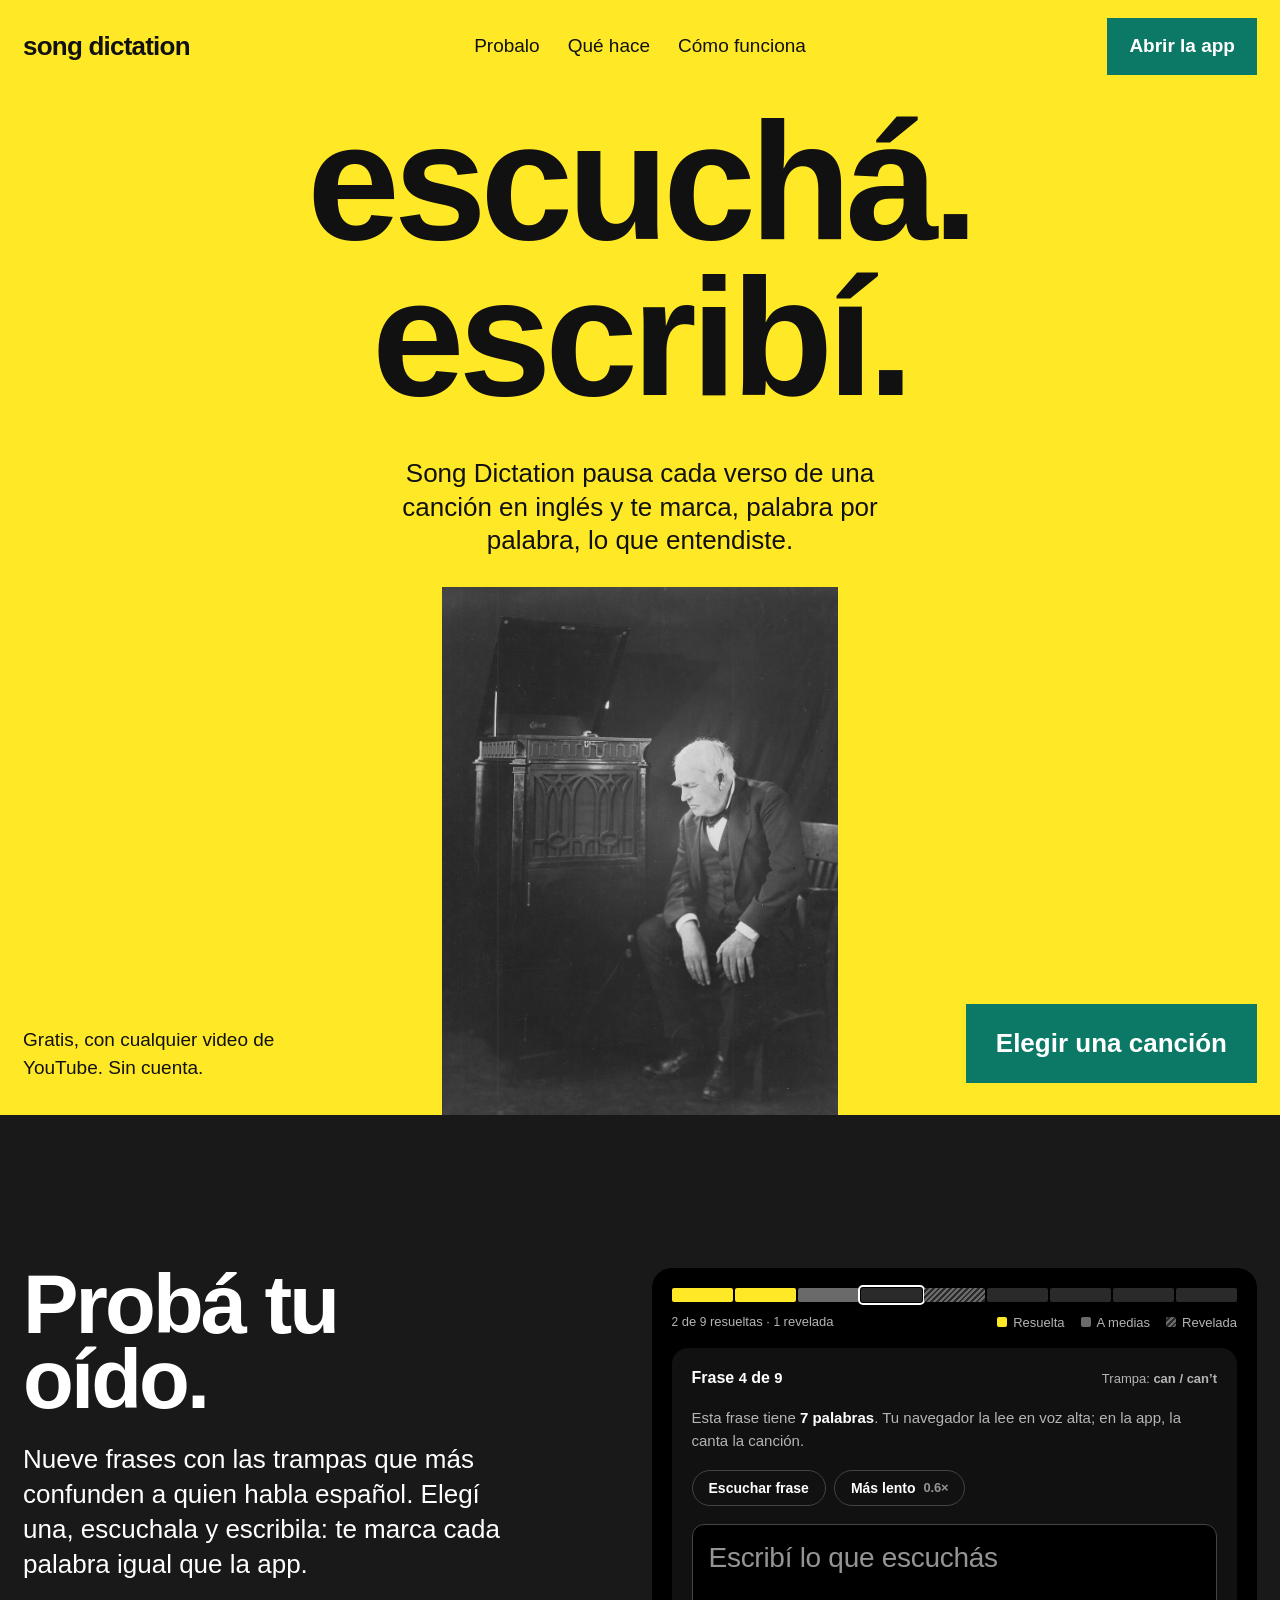
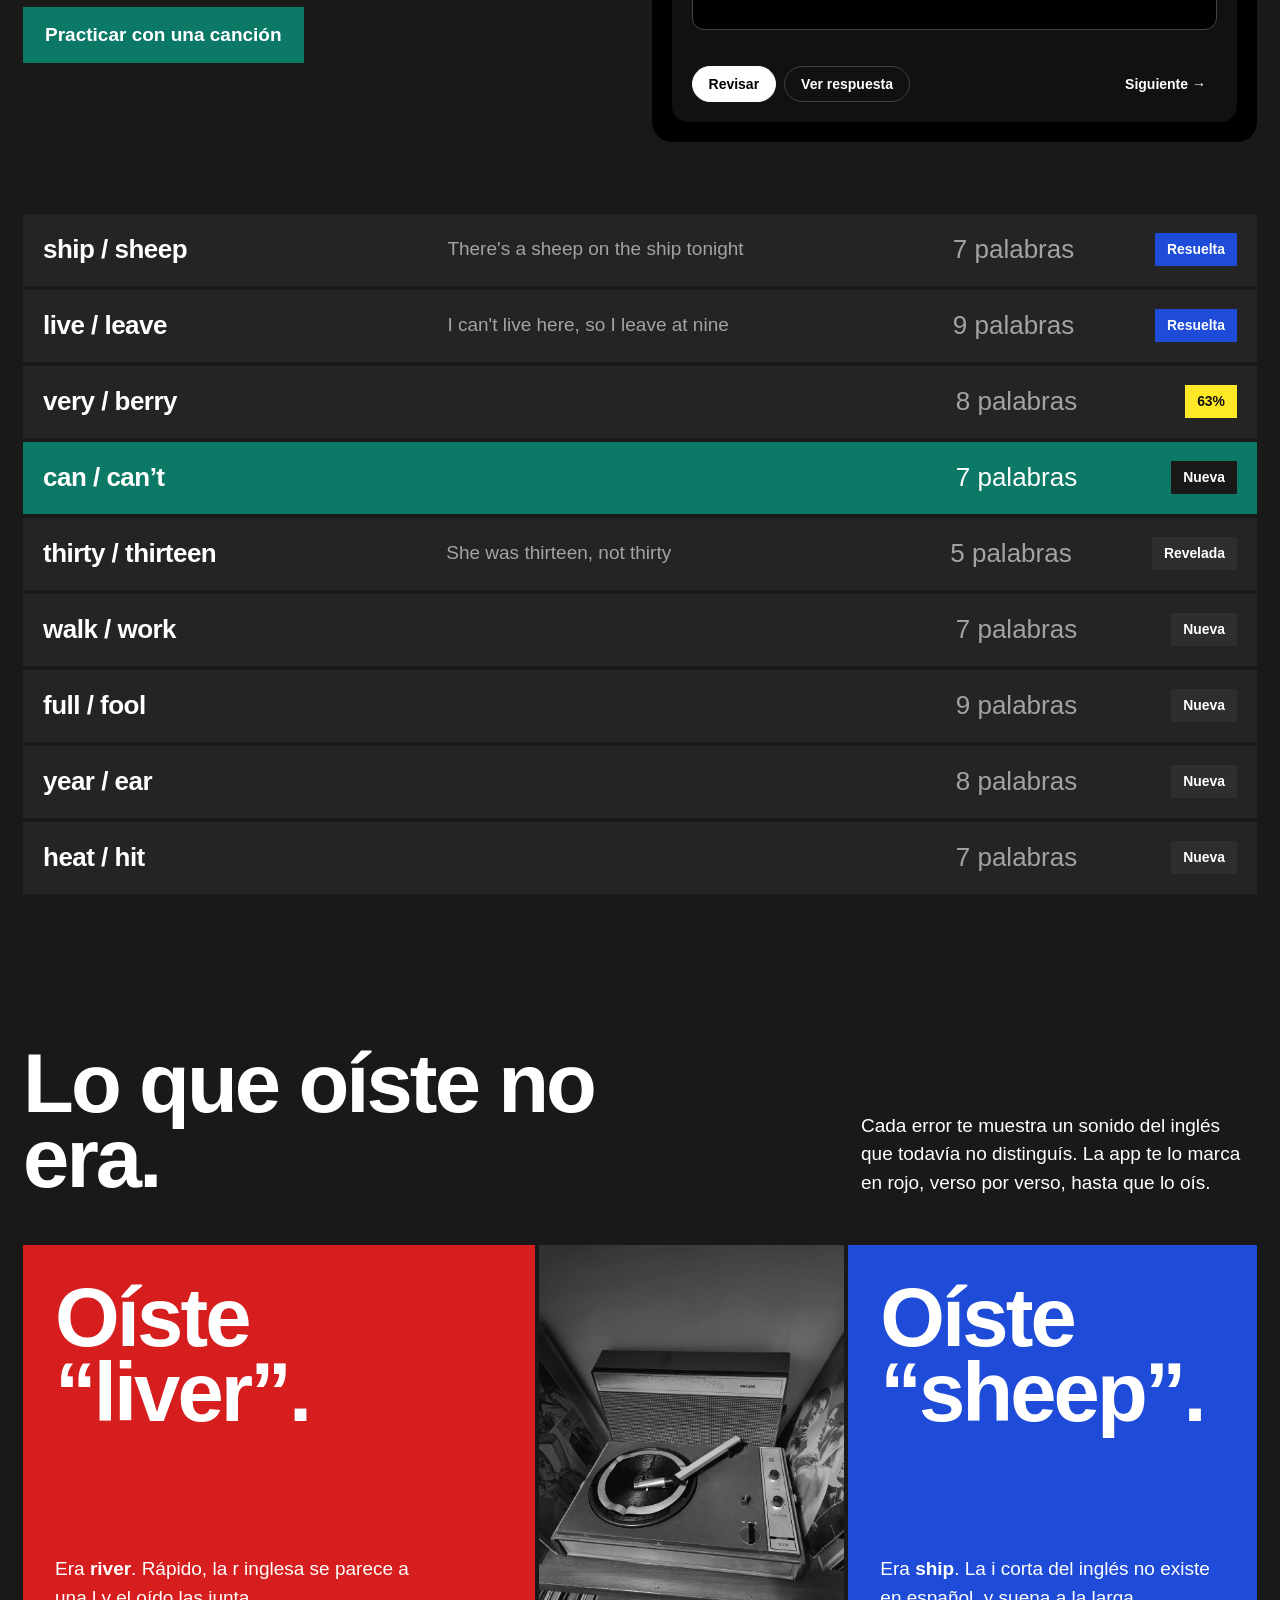
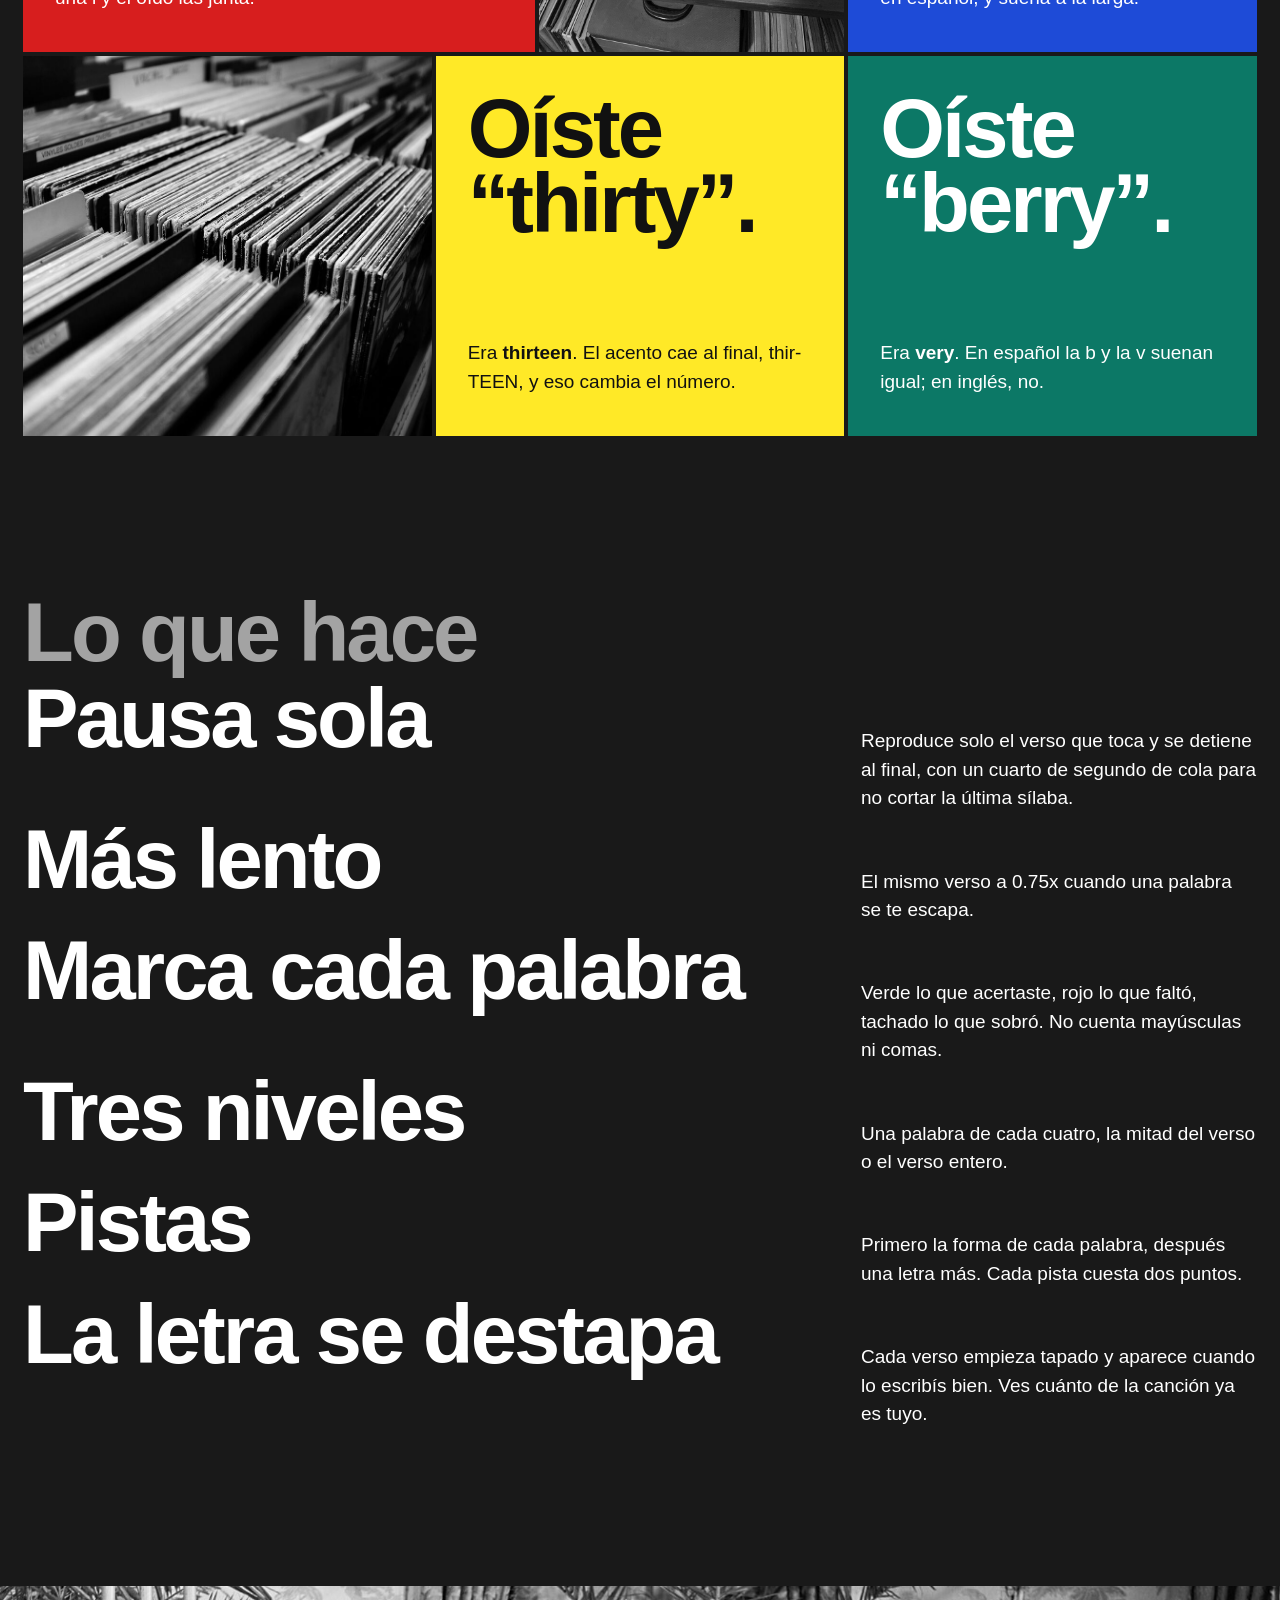
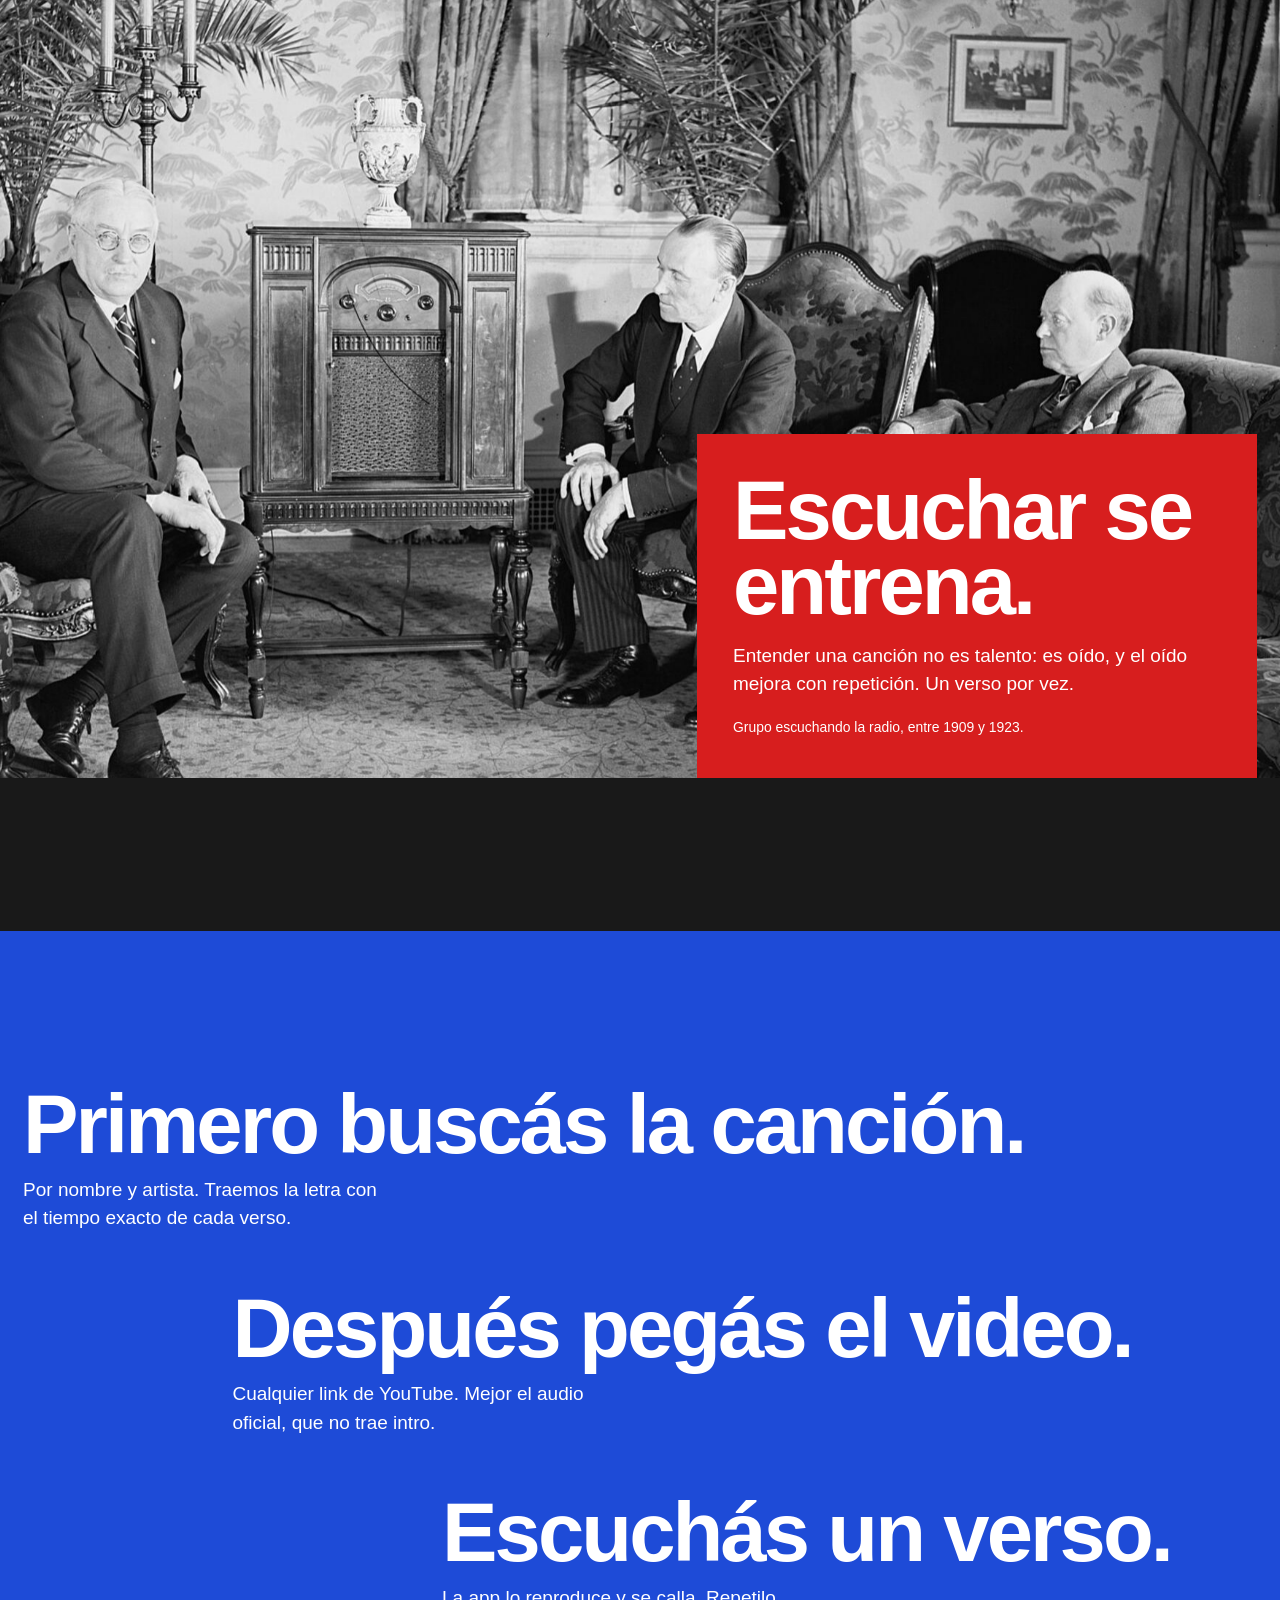
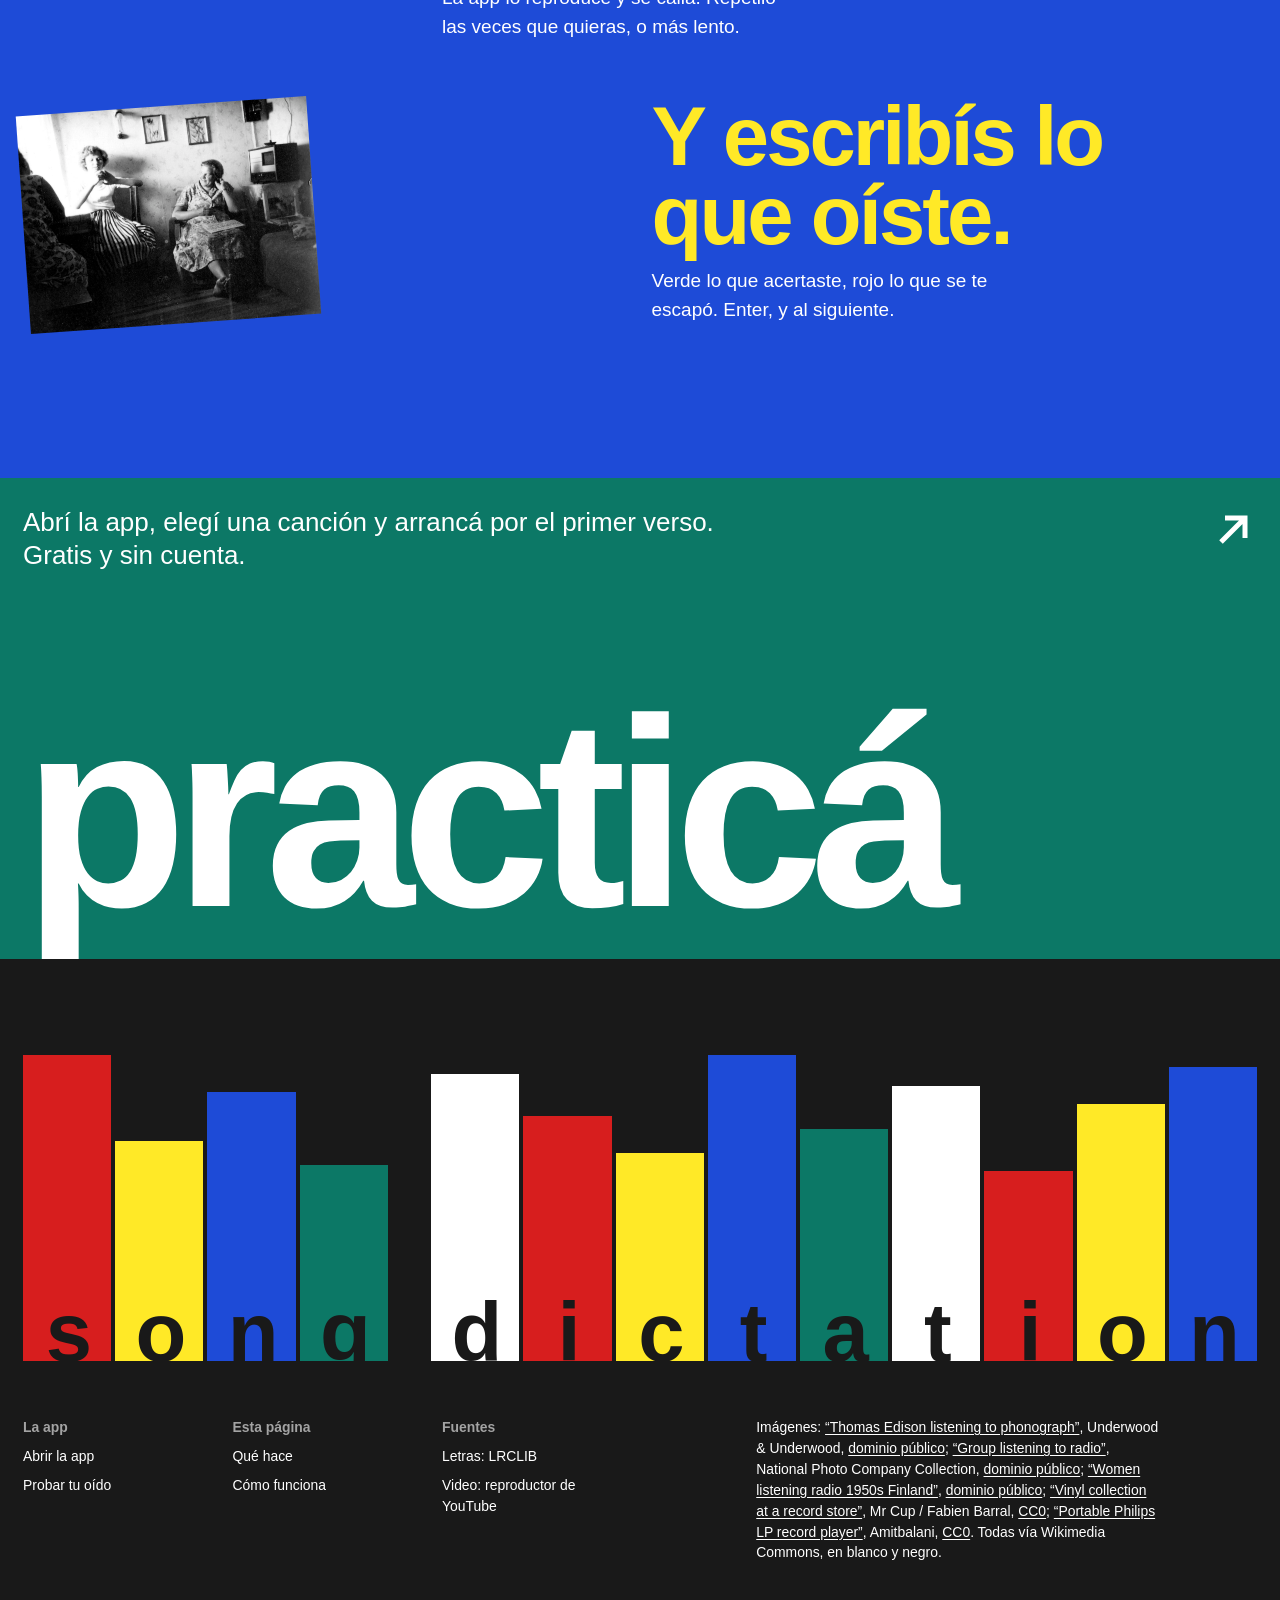
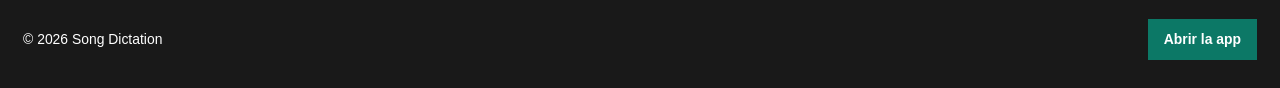
<file: index.html>
<!doctype html>
<html lang="es">
<head>
  <meta charset="utf-8">
  <meta name="viewport" content="width=device-width, initial-scale=1">
  <title>Song Dictation — escuchá un verso, escribí lo que oís</title>
  <meta name="description" content="Song Dictation pausa cada verso de una canción en inglés y te marca, palabra por palabra, lo que entendiste. Gratis, con cualquier video de YouTube.">
  <script>
    // Los links compartidos de la app (?lrc=…&v=…) siguen funcionando
    if (location.search.includes('lrc=')) location.replace('app.html' + location.search);
    document.documentElement.classList.add('js');
  </script>
  <link rel="icon" href="data:image/svg+xml,<svg xmlns=%22http://www.w3.org/2000/svg%22 viewBox=%220 0 32 32%22><rect width=%2232%22 height=%2232%22 fill=%22%23ffe927%22/><rect x=%226%22 y=%2219%22 width=%2220%22 height=%225%22 fill=%22%23191919%22/></svg>">
  <link rel="preconnect" href="https://api.fontshare.com">
  <link rel="preconnect" href="https://cdn.fontshare.com" crossorigin>
  <link href="https://api.fontshare.com/v2/css?f[]=cabinet-grotesk@400,500,700,800&display=swap" rel="stylesheet">
  <link rel="stylesheet" href="ui.css">
  <link rel="stylesheet" href="landing.css">
</head>
<body>
  <header class="nav">
    <a class="wordmark" href="./">song dictation</a>
    <nav class="nav-links" aria-label="Secciones">
      <a href="#probar">Probalo</a>
      <a href="#hace">Qué hace</a>
      <a href="#como">Cómo funciona</a>
    </nav>
    <a class="btn" href="app.html">Abrir la app</a>
  </header>

  <main>
    <!-- Hero: titular gritado, foto que sube -->
    <section class="hero">
      <h1 class="shout" aria-label="Escuchá. Escribí.">
        <span class="line"><span>escuchá.</span></span>
        <span class="line"><span>escribí.</span></span>
      </h1>
      <p class="hero-sentence">Song Dictation pausa cada verso de una canción en inglés y te marca, palabra por palabra, lo que entendiste.</p>
      <figure class="hero-photo">
        <img src="assets/edison.jpg" width="1100" height="1302" alt="Un hombre mayor sentado junto a un fonógrafo, con la cabeza inclinada, escuchando con atención">
      </figure>
      <p class="hero-fact">Gratis, con cualquier video de YouTube. Sin cuenta.</p>
      <a class="btn big hero-action" href="app.html">Elegir una canción</a>
    </section>

    <!-- Showcase: la hoja de letra como tablero de salidas; la fila abierta es el ejercicio -->
    <section class="board-section" id="probar" aria-labelledby="board-title">
      <div class="try-top">
        <div class="try-copy" data-reveal>
          <h2 id="board-title">Probá tu oído.</h2>
          <p>Nueve frases con las trampas que más confunden a quien habla español. Elegí una, escuchala y escribila: te marca cada palabra igual que la app.</p>
          <a class="btn" href="app.html">Practicar con una canción</a>
        </div>

        <!-- Recorte real de la app: la tira de la canción y el panel del verso, a tamaño real -->
        <div class="app-crop ui" id="frame" data-ui>
          <div class="ui-strip" id="frag-strip" aria-label="Progreso de las nueve frases"></div>
          <div class="crop-legend">
            <p class="ui-meta" id="frag-summary"></p>
            <div class="ui-legend">
              <span><i class="done"></i>Resuelta</span>
              <span><i class="partial"></i>A medias</span>
              <span><i class="revealed"></i>Revelada</span>
            </div>
          </div>
          <form class="ui-card ui-stage" id="frag-form" autocomplete="off">
            <div class="ui-stage-head">
              <h3 class="ui-card-title" id="frag-verse">Frase <span class="num" id="frag-num">4</span> de <span class="num">9</span></h3>
              <span class="ui-meta">Trampa: <b id="frag-pair">can / can’t</b></span>
            </div>
            <p class="finding" id="frag-finding"></p>
            <div class="ui-listen">
              <button type="button" class="ui-btn" id="frag-listen">Escuchar frase</button>
              <button type="button" class="ui-btn" id="frag-slow">Más lento <span class="num ui-faint">0.6×</span></button>
            </div>
            <label class="sr-only" for="frag-input">Lo que escuchaste</label>
            <textarea id="frag-input" class="ui-verse" rows="2" placeholder="Escribí lo que escuchás" spellcheck="false" autocapitalize="off"></textarea>
            <div id="frag-feedback" aria-live="polite"></div>
            <div class="ui-actions">
              <button type="submit" class="ui-btn primary">Revisar</button>
              <button type="button" class="ui-btn" id="frag-reveal">Ver respuesta</button>
              <span class="spacer"></span>
              <button type="button" class="ui-btn text" id="frag-next">Siguiente →</button>
            </div>
          </form>
        </div>
      </div>

      <!-- Las frases como tablero, a escala de página -->
      <ol class="board" id="board" aria-label="Las nueve frases"></ol>
      <noscript><p class="board-fallback">Esta prueba necesita JavaScript. En la <a href="app.html">app</a> practicás con el video real.</p></noscript>
    </section>

    <!-- El error es la lección -->
    <section class="misheard" aria-labelledby="misheard-title">
      <div class="misheard-head" data-reveal>
        <h2 id="misheard-title">Lo que oíste no era.</h2>
        <p>Cada error te muestra un sonido del inglés que todavía no distinguís. La app te lo marca en rojo, verso por verso, hasta que lo oís.</p>
      </div>
      <div class="panels" data-reveal>
        <article class="panel red w5">
          <h3>Oíste “liver”.</h3>
          <p>Era <b>river</b>. Rápido, la r inglesa se parece a una l y el oído las junta.</p>
        </article>
        <figure class="panel photo w3">
          <img src="assets/record-player.jpg" width="900" height="1200" loading="lazy" alt="Un tocadiscos portátil gris con un disco puesto, en un estante">
        </figure>
        <article class="panel blue w4">
          <h3>Oíste “sheep”.</h3>
          <p>Era <b>ship</b>. La i corta del inglés no existe en español, y suena a la larga.</p>
        </article>
        <figure class="panel photo w4">
          <img src="assets/records.jpg" width="1200" height="797" loading="lazy" alt="Cajones de discos de vinilo en una disquería">
        </figure>
        <article class="panel yellow w4">
          <h3>Oíste “thirty”.</h3>
          <p>Era <b>thirteen</b>. El acento cae al final, thir-TEEN, y eso cambia el número.</p>
        </article>
        <article class="panel teal w4">
          <h3>Oíste “berry”.</h3>
          <p>Era <b>very</b>. En español la b y la v suenan igual; en inglés, no.</p>
        </article>
      </div>
    </section>

    <!-- Qué hace: capacidades a escala de cartel -->
    <section class="does" id="hace" aria-labelledby="does-title">
      <ul class="does-list" data-reveal>
        <li class="does-title"><h2 id="does-title">Lo que hace</h2></li>
        <li><h3>Pausa sola</h3><p>Reproduce solo el verso que toca y se detiene al final, con un cuarto de segundo de cola para no cortar la última sílaba.</p></li>
        <li><h3>Más lento</h3><p>El mismo verso a 0.75x cuando una palabra se te escapa.</p></li>
        <li><h3>Marca cada palabra</h3><p>Verde lo que acertaste, rojo lo que faltó, tachado lo que sobró. No cuenta mayúsculas ni comas.</p></li>
        <li><h3>Tres niveles</h3><p>Una palabra de cada cuatro, la mitad del verso o el verso entero.</p></li>
        <li><h3>Pistas</h3><p>Primero la forma de cada palabra, después una letra más. Cada pista cuesta dos puntos.</p></li>
        <li><h3>La letra se destapa</h3><p>Cada verso empieza tapado y aparece cuando lo escribís bien. Ves cuánto de la canción ya es tuyo.</p></li>
      </ul>
    </section>

    <!-- Foto a sangre con bloque de leyenda -->
    <section class="band" aria-labelledby="band-title">
      <div class="band-photo">
        <img src="assets/radio-group.jpg" width="2000" height="1604" loading="lazy" alt="Tres hombres de traje sentados en una sala, escuchando en silencio una radio de mueble">
      </div>
      <div class="band-caption" data-reveal>
        <h2 id="band-title">Escuchar se entrena.</h2>
        <p>Entender una canción no es talento: es oído, y el oído mejora con repetición. Un verso por vez.</p>
        <p class="small">Grupo escuchando la radio, entre 1909 y 1923.</p>
      </div>
    </section>

    <!-- Cómo funciona: líneas en escalera -->
    <section class="steps" id="como" aria-labelledby="steps-title">
      <ol class="stair" data-reveal>
        <li class="s1"><h2 id="steps-title">Primero buscás la canción.</h2><p>Por nombre y artista. Traemos la letra con el tiempo exacto de cada verso.</p></li>
        <li class="s2"><h3>Después pegás el video.</h3><p>Cualquier link de YouTube. Mejor el audio oficial, que no trae intro.</p></li>
        <li class="s3"><h3>Escuchás un verso.</h3><p>La app lo reproduce y se calla. Repetilo las veces que quieras, o más lento.</p></li>
        <li class="s4"><h3>Y escribís lo que oíste.</h3><p>Verde lo que acertaste, rojo lo que se te escapó. Enter, y al siguiente.</p></li>
      </ol>
      <figure class="cutout" data-reveal>
        <img src="assets/radio-women.jpg" width="1100" height="1056" loading="lazy" alt="Dos mujeres sentadas en una sala de los años cincuenta escuchando la radio">
      </figure>
    </section>

    <!-- CTA: una palabra es el botón -->
    <a class="cta" href="app.html">
      <span class="cta-top">
        <span class="cta-note">Abrí la app, elegí una canción y arrancá por el primer verso. Gratis y sin cuenta.</span>
        <svg class="cta-arrow" viewBox="0 0 48 48" width="48" height="48" aria-hidden="true"><path d="M12 36 36 12M16 12h20v20" fill="none" stroke="currentColor" stroke-width="5"/></svg>
      </span>
      <span class="cta-word">practicá</span>
    </a>
  </main>

  <!-- Footer: el nombre construido con bloques -->
  <footer class="foot">
    <div class="blocks" aria-label="song dictation" role="img"></div>
    <div class="foot-cols">
      <div><h2>La app</h2><a href="app.html">Abrir la app</a><a href="#probar">Probar tu oído</a></div>
      <div><h2>Esta página</h2><a href="#hace">Qué hace</a><a href="#como">Cómo funciona</a></div>
      <div><h2>Fuentes</h2><a href="https://lrclib.net" target="_blank" rel="noopener">Letras: LRCLIB</a><a href="https://developers.google.com/youtube/iframe_api_reference" target="_blank" rel="noopener">Video: reproductor de YouTube</a></div>
      <p class="credits">Imágenes: <a href="https://commons.wikimedia.org/wiki/File:Thomas_Edison_listening_to_phonograph._(54ba9d1e9ee749f9ae56518fa526d787).jpg">“Thomas Edison listening to phonograph”</a>, Underwood &amp; Underwood, <a href="https://creativecommons.org/publicdomain/mark/1.0/">dominio público</a>; <a href="https://commons.wikimedia.org/wiki/File:Group_listening_to_radio_LCCN2016820418.jpg">“Group listening to radio”</a>, National Photo Company Collection, <a href="https://creativecommons.org/publicdomain/mark/1.0/">dominio público</a>; <a href="https://commons.wikimedia.org/wiki/File:Women_listening_radio_1950s_Finland.jpg">“Women listening radio 1950s Finland”</a>, <a href="https://creativecommons.org/publicdomain/mark/1.0/">dominio público</a>; <a href="https://commons.wikimedia.org/wiki/File:Vinyl_collection_at_a_record_store_(Unsplash).jpg">“Vinyl collection at a record store”</a>, Mr Cup / Fabien Barral, <a href="https://creativecommons.org/publicdomain/zero/1.0/deed.en">CC0</a>; <a href="https://commons.wikimedia.org/wiki/File:Portable_Philips_LP-_record_player.jpg">“Portable Philips LP record player”</a>, Amitbalani, <a href="https://creativecommons.org/publicdomain/zero/1.0/deed.en">CC0</a>. Todas vía Wikimedia Commons, en blanco y negro.</p>
    </div>
    <div class="foot-last">
      <p>© 2026 Song Dictation</p>
      <a class="btn small" href="app.html">Abrir la app</a>
    </div>
  </footer>

  <script src="landing.js"></script>
</body>
</html>
</file>
<file: ui.css>
/*
  Componentes de la app, compartidos con la landing (fragmentos data-ui).
  Estilo: True-black flat (taste-skill --app, seed 1749867252), con la marca de la landing:
  - elevación solo por luminosidad: #000 fondo, #111 tarjeta, #2a2a2a panel anidado; sin sombras
  - el primario es una píldora blanca invertida; el acento nunca toca botones, tabs ni nav
  - un solo tono de datos: el amarillo de la marca, en los versos resueltos y el verso actual
  - verde azulado (bien) y rojo (falta) de la marca, aclarados para 4.5:1 sobre negro
  - Cabinet Grotesk para el texto; JetBrains Mono solo para las cifras (Cabinet no tiene tabulares)
*/
.ui {
  --ground: #000000;
  --surface: #111111;
  --raised: #2a2a2a;
  --active: #222222;
  --border: #1a1a1a;
  --rule: #1f1f1f;
  --control: #444444;
  --text: #ffffff;
  --muted: #b4b4b4;
  --faint: #949494;
  --primary: #ffffff;
  --primary-ink: #000000;
  --accent: #ffe927;
  --positive: #3cc9a8;  --pill-positive-bg: #0f2a23;  --pill-positive-ink: #3cc9a8;
  --negative: #ff6b5e;  --pill-negative-bg: #2e1412;  --pill-negative-ink: #ff6b5e;

  --font: "Cabinet Grotesk", "Helvetica Neue", Arial, sans-serif;
  --font-num: "JetBrains Mono", ui-monospace, monospace;
  --fs-title: 20px;  --fs-section: 16px;  --fs-kpi: 24px;  --fs-body: 15px;  --fs-small: 13px;  --fs-verse: 28px;

  --radius-card: 16px;  --radius-panel: 12px;  --radius-pill: 999px;
  --gap: 16px;  --card-pad: 20px;
  --control-height: 36px;  --row-height: 44px;
  --ease: cubic-bezier(0.2, 0, 0, 1);
}

.ui { background: var(--ground); color: var(--text); font: 400 var(--fs-body)/1.5 var(--font); font-variant-numeric: tabular-nums; }
.ui .num { font-family: var(--font-num); font-variant-numeric: tabular-nums; font-size: 0.92em; letter-spacing: -0.01em; }
.ui-card { background: var(--surface); border-radius: var(--radius-card); padding: var(--card-pad); min-width: 0; }
.ui-card-head { display: flex; justify-content: space-between; align-items: baseline; gap: 12px; margin-bottom: 14px; }
.ui-card-title { margin: 0; font-size: var(--fs-section); font-weight: 600; letter-spacing: 0; line-height: 1.3; }
.ui-meta { color: var(--muted); font-size: var(--fs-small); }
.ui-faint { color: var(--faint); }

/* ---------- Controles: una altura, píldoras ---------- */
.ui-btn {
  display: inline-flex; align-items: center; justify-content: center; gap: 8px;
  height: var(--control-height); padding: 0 16px;
  border-radius: var(--radius-pill);
  font: 600 14px/1 var(--font);
  text-decoration: none; white-space: nowrap;
  cursor: pointer;
  border: 1px solid var(--control); background: transparent; color: var(--text);
  transition: background 120ms var(--ease), border-color 120ms var(--ease), transform 120ms var(--ease);
}
.ui-btn:hover { border-color: var(--faint); background: var(--active); }
.ui-btn:active { transform: scale(0.97); }
.ui-btn:focus-visible { outline: 2px solid var(--text); outline-offset: 2px; }
.ui-btn.primary { background: var(--primary); color: var(--primary-ink); border-color: var(--primary); }
.ui-btn.primary:hover { background: #e6e6e6; }
.ui-btn.text { border-color: transparent; padding: 0 10px; }
.ui-btn.text:hover { background: var(--active); }
.ui-btn:disabled { color: var(--faint); border-color: var(--raised); cursor: not-allowed; background: transparent; transform: none; }
.ui-btn .cost { font: 500 12px var(--font-num); color: var(--faint); }
.ui-btn.primary .cost { color: #555; }

.ui-input {
  height: 40px; width: 100%;
  padding: 0 14px;
  background: var(--ground); color: var(--text);
  border: 1px solid var(--control); border-radius: var(--radius-panel);
  font: 400 var(--fs-body) var(--font);
}
.ui-input::placeholder { color: var(--faint); }
.ui-input:focus { outline: none; border-color: var(--text); }
.ui-label { display: block; font-size: 14px; font-weight: 500; margin: 0 0 8px; }

kbd.ui-kbd { font: 500 12px var(--font-num); color: var(--faint); border: 1px solid var(--control); border-radius: 4px; padding: 0 5px; }

/* ---------- Pastillas de estado: tono pálido, texto del mismo tono ---------- */
.ui-pill {
  flex: none; display: inline-flex; align-items: center;
  height: 22px; padding: 0 9px;
  border-radius: var(--radius-pill);
  font-size: 12px; font-weight: 500; white-space: nowrap;
  background: var(--raised); color: var(--muted);
}
.ui-pill.pos { background: var(--pill-positive-bg); color: var(--pill-positive-ink); }
.ui-pill.neg { background: var(--pill-negative-bg); color: var(--pill-negative-ink); }

/* ---------- Tira de versos: la canción entera, un segmento por verso ---------- */
.ui-strip { display: flex; gap: 2px; height: 14px; }
.ui-strip button {
  flex: 1; min-width: 3px; padding: 0; border: 0; border-radius: 2px;
  background: var(--raised); cursor: pointer;
  transition: transform 120ms var(--ease);
}
.ui-strip button:hover { transform: scaleY(1.35); }
.ui-strip .done { background: var(--accent); }
.ui-strip .partial { background: #6a6a6a; }
.ui-strip .revealed { background: repeating-linear-gradient(135deg, #6a6a6a 0 2px, var(--raised) 2px 4px); } /* taste-skill-ignore: rayado de la marca "revelado", no un degradado */
.ui-strip .current { outline: 2px solid var(--text); outline-offset: 1px; }
.ui-legend { display: flex; gap: 16px; flex-wrap: wrap; font-size: var(--fs-small); color: var(--muted); }
.ui-legend span { display: inline-flex; align-items: center; gap: 6px; }
.ui-legend i { width: 10px; height: 10px; border-radius: 2px; background: var(--raised); display: inline-block; }
.ui-legend i.done { background: var(--accent); }
.ui-legend i.partial { background: #6a6a6a; }
.ui-legend i.revealed { background: repeating-linear-gradient(135deg, #6a6a6a 0 2px, var(--raised) 2px 4px); } /* taste-skill-ignore: misma marca que en la tira */

/* ---------- Escenario: el verso que toca ---------- */
.ui-stage { display: flex; flex-direction: column; gap: 18px; }
.ui-stage-head { display: flex; justify-content: space-between; align-items: baseline; gap: 12px; }
.ui-listen { display: flex; align-items: center; gap: 8px; flex-wrap: wrap; }
.ui-listen .ui-btn.playing { border-color: var(--text); }
.ui-verse { font: 500 var(--fs-verse)/1.35 var(--font); letter-spacing: -0.01em; }
textarea.ui-verse, input.ui-verse {
  width: 100%; resize: none;
  background: var(--ground); color: var(--text);
  border: 1px solid var(--control); border-radius: var(--radius-panel);
  padding: 14px 16px;
}
textarea.ui-verse:focus, input.ui-verse:focus { outline: none; border-color: var(--text); }
textarea.ui-verse::placeholder, input.ui-verse::placeholder { color: var(--faint); }
.ui-gaps { display: flex; flex-wrap: wrap; align-items: baseline; gap: 8px 12px; }
.ui-gaps input {
  font: inherit; color: var(--text);
  background: transparent;
  border: 0; border-bottom: 2px solid var(--control); border-radius: 0;
  padding: 0 4px 2px; text-align: center; min-width: 2.2ch;
}
.ui-gaps input:focus { outline: none; border-bottom-color: var(--text); }
.ui-gaps input.ok { color: var(--positive); border-bottom-color: var(--positive); }
.ui-gaps input.bad { color: var(--negative); border-bottom-color: var(--negative); animation: ui-shake 300ms var(--ease); }
@keyframes ui-shake { 25% { transform: translateX(-6px); } 60% { transform: translateX(4px); } }

.ui-marks { display: flex; flex-wrap: wrap; gap: 6px; min-height: 30px; }
.ui-mark { padding: 4px 10px; border-radius: 8px; font-size: 16px; font-weight: 500; background: var(--raised); }
.ui-mark.ok { background: var(--pill-positive-bg); color: var(--pill-positive-ink); }
.ui-mark.miss { background: var(--pill-negative-bg); color: var(--pill-negative-ink); font-family: var(--font-num); }
.ui-mark.extra { background: transparent; color: var(--faint); text-decoration: line-through; }
.ui-mark.hint { font-family: var(--font-num); letter-spacing: 0.04em; color: var(--text); }
.ui-verdict { margin: 0; color: var(--muted); }
.ui-verdict.good { color: var(--positive); font-weight: 600; }
.ui-actions { display: flex; gap: 8px; flex-wrap: wrap; align-items: center; }
.ui-actions .spacer { flex: 1; }

/* ---------- Hoja de letra: filas, el verso actual marcado con el tono de datos ---------- */
.ui-sheet { list-style: none; margin: 0; padding: 0; }
.ui-sheet li {
  display: grid; grid-template-columns: 2.4em 1fr auto 86px; align-items: center; column-gap: 14px;
  min-height: var(--row-height); padding: 6px 10px;
  border-radius: 8px;
  cursor: pointer;
}
.ui-sheet li + li { box-shadow: inset 0 1px 0 var(--rule); } /* taste-skill-ignore: regla de fila de 1px, permitida en listas de app */
.ui-sheet li:hover { background: var(--active); }
.ui-sheet li.current, .ui-sheet li.current + li { box-shadow: none; } /* taste-skill-ignore: quita la regla junto a la fila actual */
.ui-sheet li.current { background: var(--raised); }
.ui-sheet .n { font: 500 12px var(--font-num); color: var(--faint); text-align: right; }
.ui-sheet .txt { overflow: hidden; text-overflow: ellipsis; white-space: nowrap; }
.ui-sheet .bars { display: flex; gap: 5px; align-items: center; overflow: hidden; }
.ui-sheet .bars i { flex: none; height: 7px; border-radius: 4px; background: var(--raised); }
.ui-sheet li.current .bars i { background: var(--accent); }
.ui-sheet li.current .n { color: var(--text); }
.ui-sheet .t { color: var(--faint); text-align: right; }
.ui-sheet .s { justify-self: end; }
.ui-sheet .dash { color: var(--faint); }

/* ---------- KPIs: un contenedor dividido, etiqueta sobre valor ---------- */
.ui-kpis { display: grid; grid-template-columns: repeat(3, 1fr); }
.ui-kpis > div { padding: 2px 16px; }
.ui-kpis > div:first-child { padding-left: 0; }
.ui-kpis > div + div { box-shadow: inset 1px 0 0 var(--raised); } /* taste-skill-ignore: divisor de 1px del contenedor de KPIs */
.ui-kpis dt { font-size: var(--fs-small); color: var(--muted); }
.ui-kpis dd { margin: 4px 0 0; font: 500 var(--fs-kpi)/1.1 var(--font-num); font-variant-numeric: tabular-nums; }
.ui-kpis dd small { font: 400 13px var(--font); color: var(--faint); margin-left: 2px; }

/* El atajo font: reinicia font-variant-numeric; las cifras lo vuelven a pedir */
.ui .num, .ui .ui-sheet .n, .ui .ui-sheet .t, .ui .ui-kpis dd, .ui .ui-btn .cost, .ui kbd.ui-kbd, .ui .ui-mark, .ui .ui-pill, .ui .ui-btn { font-variant-numeric: tabular-nums; }

@media (prefers-reduced-motion: reduce) {
  .ui *, .ui *::before, .ui *::after { animation: none !important; transition: none !important; }
}
</file>
<file: landing.css>
/*
  Dirección: Loud and flat (taste-skill, seed 743425887).
  Un tipo (Cabinet Grotesk), cinco tamaños, carbón con primarios planos.
  Esquinas rectas en todo. Sin líneas, sin sombras, sin degradados.
*/
:root {
  --bg: #191919;
  --surface: #242424;
  --surface-2: #2e2e2e;
  --ink: #ffffff;
  --muted: #a3a3a3;
  --accent: #0c7866;
  --accent-ink: #ffffff;
  --red: #d71e1e;   --red-ink: #ffffff;
  --blue: #1e4bd7;  --blue-ink: #ffffff;
  --teal: #0c7866;  --teal-ink: #ffffff;
  --yellow: #ffe927; --yellow-ink: #111111;

  --font: "Cabinet Grotesk", "Helvetica Neue", Arial, sans-serif;
  --step-small: clamp(0.8125rem, 0.79rem + 0.1vw, 0.875rem);
  --step-body: clamp(1.0625rem, 1rem + 0.25vw, 1.1875rem);
  --step-lead: clamp(1.25rem, 1.1rem + 0.7vw, 1.625rem);
  --step-head: clamp(2.5rem, 1.2rem + 5vw, 5.5rem);
  --step-display: clamp(5.5rem, 13vw, 13rem);

  --m: clamp(16px, 1.8vw, 28px);       /* el único par de márgenes de la página */
  --gap: 4px;                         /* los paneles se tocan con 4px */
  --section: clamp(96px, 12vw, 200px);

  --ease-out: cubic-bezier(0.16, 1, 0.3, 1);
  --ease-move: cubic-bezier(0.2, 0, 0, 1);
  --t-quick: 140ms;
  --t-std: 320ms;
  --t-slow: 900ms;
}

* { box-sizing: border-box; }
html { -webkit-text-size-adjust: 100%; scroll-behavior: smooth; }
body {
  margin: 0;
  background: var(--bg);
  color: var(--ink);
  font: 400 var(--step-body)/1.5 var(--font);
  overflow-x: hidden;
}
img { display: block; max-width: 100%; }
a { color: inherit; }
h1, h2, h3, p, figure, ol, ul { margin: 0; }
ol, ul { padding: 0; list-style: none; }
h1, h2, h3 { font-weight: 800; letter-spacing: -0.035em; line-height: 0.9; }
b { font-weight: 800; }
.small { font-size: var(--step-small); }
:focus-visible { outline: 3px solid var(--yellow); outline-offset: 3px; }
::selection { background: var(--yellow); color: var(--yellow-ink); }

/* ---------- Botón: plano, recto, un color ---------- */
.btn {
  display: inline-flex; align-items: center; justify-content: center;
  background: var(--accent); color: var(--accent-ink);
  font-weight: 800; font-size: var(--step-body);
  padding: 14px 22px;
  text-decoration: none;
  border: 0;
  cursor: pointer;
  transition: transform var(--t-quick) var(--ease-move), background var(--t-quick) var(--ease-move), color var(--t-quick) var(--ease-move);
}
.btn:hover { background: var(--ink); color: var(--bg); }
.btn:active { transform: translateY(2px) scale(0.98); }
.btn.big { font-size: var(--step-lead); padding: 20px 30px; }
.btn.small { font-size: var(--step-small); padding: 10px 16px; }

/* ---------- Navegación ---------- */
.nav {
  position: absolute; top: 0; left: 0; right: 0; z-index: 5;
  display: grid; grid-template-columns: 1fr auto 1fr; align-items: center;
  padding: 18px var(--m);
  color: var(--yellow-ink);
}
.wordmark { font-weight: 800; font-size: var(--step-lead); letter-spacing: -0.03em; text-decoration: none; }
.nav-links { display: flex; gap: 28px; }
.nav-links a { text-decoration: none; font-weight: 500; position: relative; }
.nav-links a::after {
  content: ""; position: absolute; left: 0; right: 0; bottom: -3px; height: 3px;
  background: currentColor; transform: scaleX(0); transform-origin: left;
  transition: transform var(--t-std) var(--ease-out);
}
.nav-links a:hover::after, .nav-links a:focus-visible::after { transform: scaleX(1); }
.nav .btn { justify-self: end; }

/* ---------- Hero ---------- */
.hero {
  position: relative;
  min-height: 100svh;
  background: var(--yellow);
  color: var(--yellow-ink);
  overflow: hidden;
  display: grid;
  grid-template-columns: repeat(12, 1fr);
  grid-template-rows: 12svh auto auto 1fr;
  column-gap: var(--m);
  padding: 0 var(--m);
}
.shout {
  grid-column: 1 / -1; grid-row: 2;
  justify-self: center;
  text-align: center;
  font-size: var(--step-display);
  line-height: 0.88;
  letter-spacing: -0.035em;
  position: relative; z-index: 2;
}
.shout .line { display: block; overflow: hidden; padding-bottom: 0.06em; }
.shout .line > span { display: block; }
.hero-photo {
  grid-column: 5 / 9; grid-row: 4;
  margin-top: -1.2vw;
  position: relative; z-index: 1;
  aspect-ratio: 3 / 4;
  align-self: start;
}
.hero-photo img { width: 100%; height: 100%; object-fit: cover; object-position: 50% 20%; }
.hero-sentence {
  grid-column: 4 / 10; grid-row: 3;
  justify-self: center; text-align: center;
  margin: 36px 0 44px;
  font-size: var(--step-lead); font-weight: 500; line-height: 1.3;
  max-width: 34ch;
}
.hero-fact {
  grid-column: 1 / 4; grid-row: 4;
  align-self: end;
  margin-bottom: 32px;
  max-width: 24ch;
}
.hero-action {
  grid-column: 10 / -1; grid-row: 4;
  align-self: end; justify-self: end;
  margin-bottom: 32px;
}

/* ---------- Probalo: título de página, recorte real de la app, frases como tablero ---------- */
.board-section { padding: var(--section) var(--m) 0; }
.try-top { display: grid; grid-template-columns: repeat(12, 1fr); column-gap: var(--m); align-items: start; }
.try-copy { grid-column: 1 / 6; display: flex; flex-direction: column; gap: 24px; align-items: flex-start; }
.try-copy h2 { font-size: var(--step-head); }
.try-copy p { font-size: var(--step-lead); line-height: 1.35; font-weight: 500; }
/* en la página las pocas cifras del recorte van en la tipografía de texto (la app usa mono por sus cifras que cambian) */
[data-ui].app-crop { grid-column: 7 / -1; justify-self: end; width: 100%; max-width: 760px; --font-num: var(--font); padding: 20px; border-radius: 20px; }
[data-ui] .crop-legend { display: flex; justify-content: space-between; align-items: center; gap: 12px; flex-wrap: wrap; margin: 10px 0 16px; }
[data-ui] .finding { color: var(--muted); }
[data-ui] .finding b { color: var(--text); font-weight: 600; }
[data-ui] p { max-width: none; }

.board { margin-top: 72px; display: flex; flex-direction: column; gap: var(--gap); }
.board li { list-style: none; }
.brow {
  width: 100%; min-height: 72px;
  display: grid; grid-template-columns: repeat(12, 1fr); align-items: center; column-gap: var(--m);
  padding: 0 20px;
  background: var(--surface); color: var(--ink);
  border: 0; text-align: left; cursor: pointer;
  font: 500 var(--step-lead)/1.2 var(--font);
  transition: background var(--t-quick) var(--ease-move);
}
.brow:hover { background: var(--surface-2); }
.brow .b-pair { grid-column: 1 / 5; font-weight: 800; letter-spacing: -0.02em; }
.brow .b-text { grid-column: 5 / 10; color: var(--muted); font-size: var(--step-body); overflow: hidden; text-overflow: ellipsis; white-space: nowrap; }
.brow .b-words { grid-column: 10 / 12; color: var(--muted); white-space: nowrap; }
.brow .b-st { grid-column: 12; justify-self: end; font-size: var(--step-small); font-weight: 800; padding: 8px 12px; white-space: nowrap; }
.b-done { background: var(--blue); color: var(--blue-ink); }
.b-partial { background: var(--yellow); color: var(--yellow-ink); }
.b-revealed, .b-todo { background: var(--surface-2); color: var(--ink); }
.brow[aria-current="true"] { background: var(--accent); color: var(--accent-ink); }
.brow[aria-current="true"] .b-text, .brow[aria-current="true"] .b-words { color: var(--accent-ink); }
.brow[aria-current="true"] .b-st { background: var(--bg); color: var(--ink); }
.board-fallback { padding: 40px 20px; }
.sr-only { position: absolute; width: 1px; height: 1px; overflow: hidden; clip: rect(0 0 0 0); white-space: nowrap; }

/* ---------- Lo que oíste no era ---------- */
.misheard { padding: var(--section) var(--m) 0; }
.misheard-head {
  display: grid; grid-template-columns: repeat(12, 1fr); column-gap: var(--m); align-items: end;
  margin-bottom: 48px;
}
.misheard-head h2 { grid-column: 1 / 8; font-size: var(--step-head); }
.misheard-head p { grid-column: 9 / -1; font-size: var(--step-body); }
.panels { display: grid; grid-template-columns: repeat(12, 1fr); gap: var(--gap); }
.panel { padding: 36px 32px 40px; min-height: 380px; display: flex; flex-direction: column; justify-content: space-between; gap: 24px; }
.panel h3 { font-size: var(--step-head); }
.panel p { font-size: var(--step-body); max-width: 34ch; }
.w3 { grid-column: span 3; } .w4 { grid-column: span 4; } .w5 { grid-column: span 5; }
.panel.red { background: var(--red); color: var(--red-ink); }
.panel.blue { background: var(--blue); color: var(--blue-ink); }
.panel.yellow { background: var(--yellow); color: var(--yellow-ink); }
.panel.teal { background: var(--teal); color: var(--teal-ink); }
.panel.photo { padding: 0; overflow: hidden; background: var(--surface); }
.panel.photo img { width: 100%; height: 100%; object-fit: cover; transition: transform 1200ms var(--ease-out); }
.panel.photo:hover img { transform: scale(1.04); }

/* ---------- Lo que hace ---------- */
.does { padding: var(--section) var(--m); }
.does-list li {
  display: grid; grid-template-columns: repeat(12, 1fr); column-gap: var(--m);
  align-items: baseline;
  padding: 0.18em 0;
}
.does-list h2, .does-list h3 {
  grid-column: 1 / 9;
  font-size: var(--step-head);
  line-height: 0.95;
  transition: color var(--t-quick) var(--ease-move);
}
.does-list h2 { color: var(--muted); }
.does-list p { grid-column: 9 / -1; font-size: var(--step-body); }
.does-list:has(li:not(.does-title):hover) li:not(.does-title):not(:hover) h3 { color: var(--muted); }

/* ---------- Banda con foto ---------- */
.band { position: relative; padding-right: var(--m); }
.band-photo { height: min(88svh, 900px); overflow: hidden; margin-right: calc(var(--m) * -1); }
.band-photo img { width: 100%; height: 100%; object-fit: cover; object-position: 50% 40%; transform: scale(var(--band-scale, 1.12)); transform-origin: 50% 60%; will-change: transform; }
.band-caption {
  position: absolute; right: var(--m); bottom: 0;
  width: min(560px, 44vw);
  background: var(--red); color: var(--red-ink);
  padding: 40px 36px;
  display: flex; flex-direction: column; gap: 18px;
}
.band-caption h2 { font-size: var(--step-head); }

/* ---------- Escalera ---------- */
.steps {
  position: relative;
  background: var(--blue); color: var(--blue-ink);
  margin-top: var(--section);
  padding: var(--section) var(--m);
  display: grid; grid-template-columns: repeat(12, 1fr); column-gap: var(--m);
}
.stair { grid-column: 1 / -1; grid-row: 1; display: grid; grid-template-columns: repeat(12, 1fr); column-gap: var(--m); row-gap: 56px; }
.stair li { display: flex; flex-direction: column; gap: 12px; }
.stair h2, .stair h3 { font-size: var(--step-head); line-height: 0.95; }
.stair p { font-size: var(--step-body); max-width: 34ch; }
.s1 { grid-column: 1 / -1; } .s2 { grid-column: 3 / -1; } .s3 { grid-column: 5 / -1; } .s4 { grid-column: 7 / -1; }
.s4 h3 { color: var(--yellow); }
.cutout {
  grid-column: 1 / 4; grid-row: 1;
  align-self: end;
  width: 100%;
  transform: rotate(-4deg);
}
.cutout img { width: 100%; height: auto; aspect-ratio: 4 / 3; object-fit: cover; }

/* ---------- CTA: la palabra es el botón ---------- */
.cta {
  position: relative;
  display: flex; flex-direction: column; gap: 120px;
  background: var(--accent); color: var(--accent-ink);
  text-decoration: none;
  padding: 28px var(--m) 24px;
  overflow: hidden;
}
.cta:hover, .cta:focus-visible { background: var(--ink); color: var(--accent); }
.cta-note { display: block; max-width: 52ch; font-size: var(--step-lead); font-weight: 500; line-height: 1.3; }
.cta-top { display: flex; justify-content: space-between; align-items: flex-start; gap: 28px; }
.cta-arrow { flex: none; transition: transform var(--t-std) var(--ease-out); }
.cta:hover .cta-arrow { transform: translate(6px, -6px); }
.cta-word {
  display: block;
  font-size: 21vw; font-weight: 800; letter-spacing: -0.05em; line-height: 0.9;
}

/* ---------- Footer: el nombre construido ---------- */
.foot { padding: 96px var(--m) 28px; }
.blocks { display: flex; align-items: flex-end; gap: var(--gap); height: 34svh; min-height: 220px; }
.block {
  flex: 1;
  display: flex; align-items: flex-end; justify-content: center;
  overflow: hidden;
  font-weight: 800; line-height: 0.8; letter-spacing: -0.04em;
  font-size: var(--step-head);
  color: var(--bg);
}
.block span { display: block; transform: translateY(0.06em); line-height: 0.8; }
.block.space { flex: 0.4; background: none; }
.block.c-red { background: var(--red); } .block.c-blue { background: var(--blue); }
.block.c-teal { background: var(--teal); } .block.c-yellow { background: var(--yellow); }
.block.c-white { background: var(--ink); }
.foot-cols { display: grid; grid-template-columns: repeat(12, 1fr); column-gap: var(--m); margin-top: 56px; }
.foot-cols div { grid-column: span 2; display: flex; flex-direction: column; gap: 8px; font-size: var(--step-small); }
.foot-cols h2 { font-size: var(--step-small); font-weight: 800; letter-spacing: 0; line-height: 1.5; color: var(--muted); }
.foot-cols a { text-decoration: none; width: fit-content; }
.foot-cols a:hover { text-decoration: underline; text-underline-offset: 3px; }
.credits { grid-column: 8 / -1; font-size: var(--step-small); color: var(--ink); }
.credits a { text-decoration: underline; text-underline-offset: 2px; }
.foot-last { display: flex; justify-content: space-between; align-items: center; margin-top: 56px; font-size: var(--step-small); }

/* ---------- Movimiento: entradas (solo si hay JS; sin JS todo se ve) ---------- */
.js .shout .line > span { transform: translateY(105%); }
.js .is-loaded .shout .line > span { transform: none; transition: transform var(--t-slow) var(--ease-out); }
.js .is-loaded .shout .line:nth-child(2) > span { transition-delay: 110ms; }
.js .hero-photo { opacity: 0; transform: translateY(60px); }
.js .is-loaded .hero-photo { opacity: 1; transform: none; transition: opacity 700ms var(--ease-out) 260ms, transform 1100ms var(--ease-out) 260ms; }
.js .hero-sentence, .js .hero-fact, .js .hero-action { opacity: 0; transform: translateY(16px); }
.js .is-loaded .hero-sentence, .js .is-loaded .hero-fact, .js .is-loaded .hero-action { opacity: 1; transform: none; transition: opacity 600ms var(--ease-out) 620ms, transform 600ms var(--ease-out) 620ms; }

.js [data-reveal] > * { opacity: 0; transform: translateY(24px); }
.js [data-reveal].is-in > * {
  opacity: 1; transform: none;
  transition: opacity 700ms var(--ease-out), transform 800ms var(--ease-out);
  transition-delay: calc(var(--i, 0) * 70ms);
}
.js .cutout[data-reveal] { opacity: 0; transform: translateY(40px) rotate(0deg); }
.js .cutout[data-reveal].is-in { opacity: 1; transform: rotate(-4deg); transition: opacity 700ms var(--ease-out), transform 1000ms var(--ease-out); }
.js .cutout[data-reveal] > * { opacity: 1; transform: none; }

.js .app-crop { opacity: 0; transform: translateY(24px); }
.js .app-crop.is-in { opacity: 1; transform: none; transition: opacity 700ms var(--ease-out), transform 800ms var(--ease-out); }

.js .board li { opacity: 0; transform: translateY(16px); }
.js .board.is-in li { opacity: 1; transform: none; transition: opacity 500ms var(--ease-out), transform 600ms var(--ease-out); transition-delay: calc(var(--i, 0) * 35ms); }

.js .block { transform: translateY(101%); }
.js .blocks.is-in .block { transform: none; transition: transform 800ms var(--ease-out); transition-delay: calc(var(--i, 0) * 30ms); }

/* ---------- Tablet ---------- */
@media (max-width: 1024px) {
  .hero-photo { grid-column: 4 / 10; }
  .hero { grid-template-rows: 12svh auto auto auto auto; }
  .hero-sentence { grid-column: 2 / 12; }
  .hero-photo { grid-row: 4; }
  .hero-fact { grid-row: 5; grid-column: 1 / 7; align-self: center; margin: 28px 0 32px; }
  .hero-action { grid-row: 5; grid-column: 7 / -1; align-self: center; margin: 28px 0 32px; }
  .try-copy, [data-ui].app-crop { grid-column: 1 / -1; }
  [data-ui].app-crop { margin-top: 40px; }
  .brow .b-text { display: none; }
  .brow .b-pair { grid-column: 1 / 8; }
  .brow .b-words { grid-column: 8 / 11; }
  .brow .b-st { grid-column: 11 / -1; }
  .w3, .w4, .w5 { grid-column: span 6; }
  .misheard-head h2 { grid-column: 1 / -1; }
  .misheard-head p { grid-column: 1 / 9; margin-top: 20px; }
  .cutout { grid-column: 1 / 5; }
  .foot-cols div { grid-column: span 4; }
  .credits { grid-column: 1 / -1; margin-top: 32px; }
}

/* ---------- Teléfono: su propia composición ---------- */
@media (max-width: 640px) {
  .nav-links { display: none; }
  .nav { grid-template-columns: 1fr auto; padding: 14px 16px; }
  .nav .btn { padding: 10px 14px; font-size: var(--step-small); }
  .hero { display: flex; flex-direction: column; padding: 0 16px 40px; min-height: 0; }
  .shout { font-size: var(--step-display); margin-top: 84px; text-align: left; justify-self: start; align-self: stretch; }
  .hero-photo { width: 64%; align-self: center; margin-top: -2vw; }
  .hero-sentence { max-width: none; margin: 20px 0 28px; text-align: left; justify-self: start; }
  .hero-fact { max-width: none; margin: 28px 0 0; }
  .hero-action { width: 100%; margin: 16px 0 0; }

  .board-section { padding: 96px 16px 0; }
  [data-ui].app-crop { padding: 12px; border-radius: 16px; }
  .ui { --fs-verse: 22px; }
  .board { margin-top: 48px; }
  .brow { min-height: 64px; grid-template-columns: 1fr auto; padding: 0 14px; font-size: 1.25rem; }
  .brow .b-pair { grid-column: 1; }
  .brow .b-words { display: none; }
  .brow .b-st { grid-column: 2; }

  .misheard, .does { padding-left: 16px; padding-right: 16px; }
  .panels { grid-template-columns: 1fr; }
  .w3, .w4, .w5 { grid-column: 1; }
  .panel { min-height: 0; padding: 28px 22px 32px; }
  .panel.photo { aspect-ratio: 4 / 3; }
  .misheard-head p { grid-column: 1 / -1; }

  .does-list li { display: flex; flex-direction: column; gap: 6px; padding: 0 0 28px; }
  .does-list h2, .does-list h3 { font-size: var(--step-head); }
  .does-list p { padding-left: 16px; }

  .band { padding-right: 0; }
  .band-photo { height: 70svh; margin-right: 0; }
  .band-caption { position: static; width: auto; margin: -48px 16px 0; position: relative; }

  .steps { padding: 96px 16px; }
  .stair { row-gap: 40px; }
  .stair h2, .stair h3 { font-size: var(--step-head); }
  .s1 { grid-column: 1 / -1; } .s2 { grid-column: 2 / -1; } .s3 { grid-column: 3 / -1; } .s4 { grid-column: 4 / -1; }
  .cutout { grid-row: 2; grid-column: 1 / 9; margin: 56px 0 0; }

  .cta { gap: 72px; padding: 22px 16px 20px; }
  .cta-note { font-size: var(--step-body); }
  .cta-arrow { width: 32px; height: 32px; }
  .cta-word { font-size: 24vw; }

  .foot { padding: 96px 16px 24px; }
  .blocks { flex-wrap: wrap; height: auto; min-height: 0; align-content: flex-end; }
  .block { flex: 0 0 calc((100% - 8 * var(--gap)) / 9); height: var(--h-phone, 64px); font-size: var(--step-head); }
  .block.space { flex-basis: 100%; height: 0; }
  .foot-cols div { grid-column: span 6; margin-bottom: 24px; }
  .credits { margin-top: 8px; }
}

/* ---------- Movimiento reducido: el contenido queda, el viaje se va ---------- */
@media (prefers-reduced-motion: reduce) {
  html { scroll-behavior: auto; }
  *, *::before, *::after { transition-duration: 1ms !important; animation: none !important; transition-delay: 0ms !important; }
  .js .shout .line > span, .js .hero-photo, .js .hero-sentence, .js .hero-fact, .js .hero-action,
  .js [data-reveal] > *, .js .app-crop, .js .board li, .js .block { opacity: 1 !important; transform: none !important; }
  .js .cutout[data-reveal] { opacity: 1; transform: rotate(-4deg); }
  .band-photo img { transform: none; }
}

p { max-width: 52ch; }
</file>
